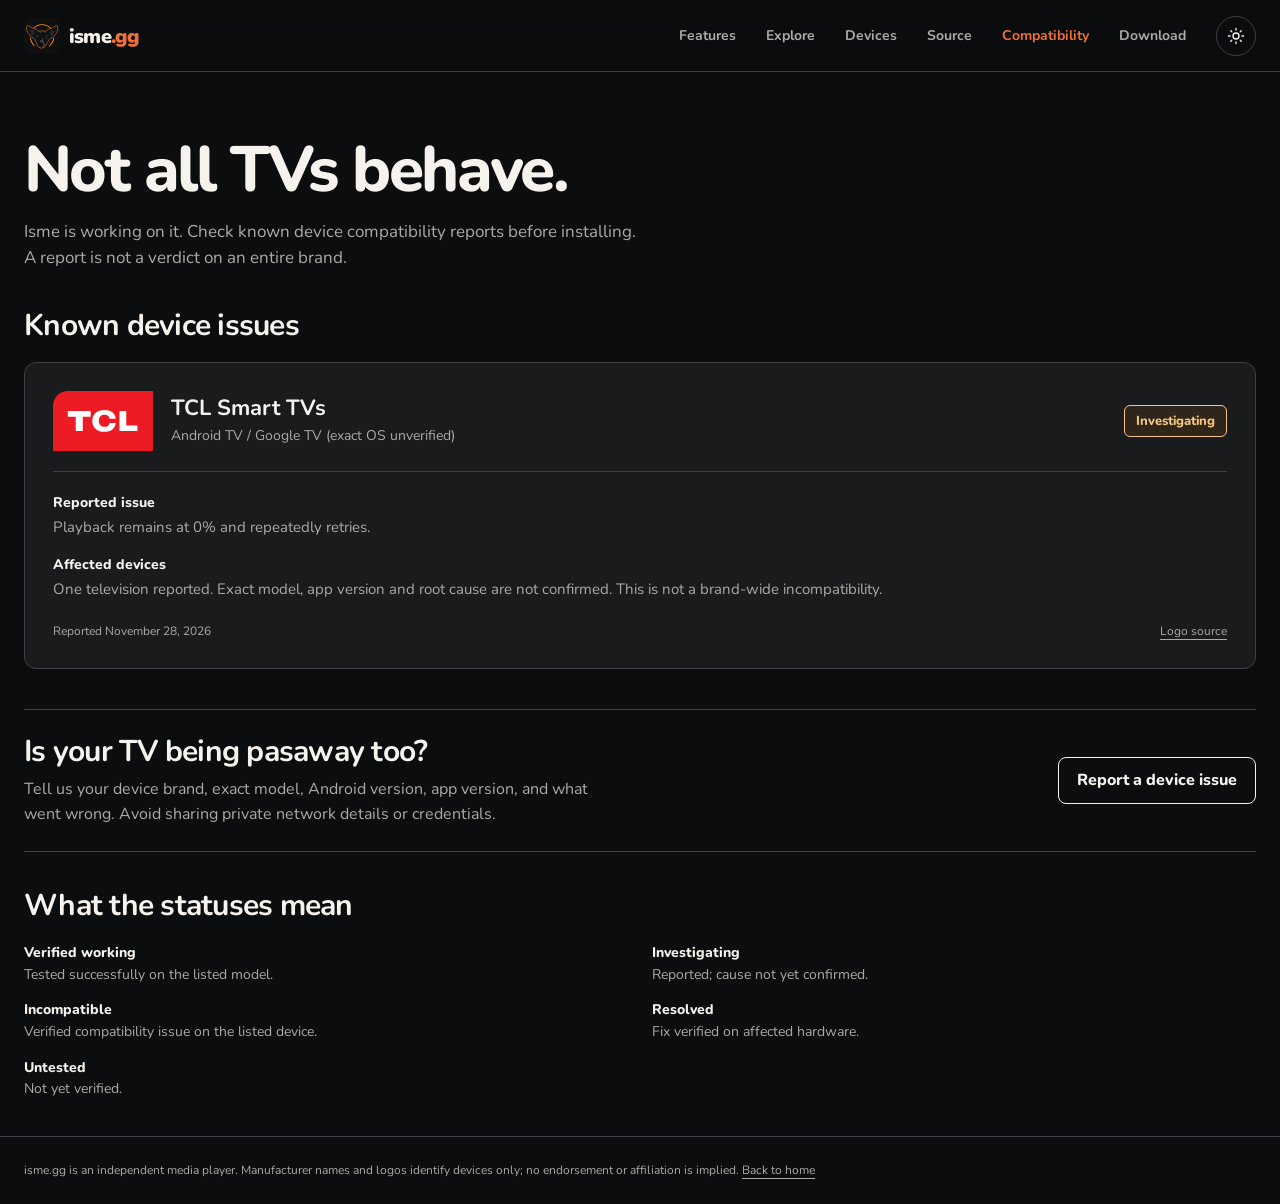
<file: web/compatibility/index.html>
<!doctype html>
<html lang="en-PH" data-theme="dark">
<head>
<meta charset="utf-8">
<meta name="viewport" content="width=device-width,initial-scale=1">
<meta name="color-scheme" content="dark light">
<meta name="theme-color" content="#0c0d0e">
<meta name="description" content="Known isme.gg device compatibility issues, affected TV models, and how to report a playback problem.">
<link rel="canonical" href="https://bastilavarias.github.io/isme.gg/compatibility/">
<title>Device compatibility | isme.gg</title>
<link rel="icon" type="image/svg+xml" href="../assets/isme-orbital.svg">
<script>try{const t=localStorage.getItem('isme-web-theme');if(t==='light'||t==='dark')document.documentElement.dataset.theme=t}catch{}</script>
<style>
/* Hallmark v2 | existing isme.gg visual system | component: device compatibility registry */
/* Critique: prioritize the reported issue and scope; no implied brand-wide failure. */
@font-face{font-family:Nunito;src:url('../assets/fonts/nunito-latin.woff2') format('woff2');font-weight:200 1000;font-display:swap}
:root{color-scheme:dark;--bg:#0c0d0e;--fg:#f6f3ef;--muted:#acaaa8;--surface:#191b1d;--rule:#3d4046;--ember:#ef7037;--ring:#f6f2eb;--clear:transparent;--warning:#f5c47e;--warning-bg:#30251b;--success:#a3d9b2;--danger:#f5a4a4;--info:#a9c9f3;--font:Nunito,system-ui,sans-serif}
:root[data-theme=light]{color-scheme:light;--bg:#f3f0e8;--fg:#242321;--muted:#625d55;--surface:#e9e4da;--rule:#cec5b6;--ember:#a9421a;--ring:#a24b25;--warning:#754b16;--warning-bg:#f2dfba;--success:#24633b;--danger:#982d32;--info:#285990}
*{box-sizing:border-box}html,body{margin:0;overflow-x:clip}body{font:400 16px/1.55 var(--font);color:var(--fg);background:var(--bg)}a{color:inherit;text-underline-offset:4px}button{font:inherit;color:inherit;cursor:pointer}a:focus-visible,button:focus-visible{outline:2px solid var(--ring);outline-offset:4px}h1,h2,h3,p,dl,dd{margin:0;overflow-wrap:break-word;min-width:0}p,dd{color:var(--muted)}h1{font-size:clamp(36px,5.8vw,64px);line-height:1.08;letter-spacing:-.04em;font-weight:800}h2{font-size:clamp(23px,3vw,30px);line-height:1.2;letter-spacing:-.025em}h3{font-size:22px;line-height:1.2}
header{border-bottom:1px solid var(--rule)}nav{display:flex;align-items:center;gap:22px;min-height:72px;font-size:14px;font-weight:700}nav a{text-decoration:none;color:var(--muted)}nav a[aria-current]{color:var(--ember)}.brand{display:flex;align-items:center;gap:9px;margin-right:auto;font-size:20px;color:var(--fg)}.brand-icon svg{width:36px;height:36px;display:block}.theme-toggle{display:grid;place-items:center;width:40px;height:40px;background:var(--clear);border:1px solid var(--rule);border-radius:50%;padding:0;flex:none}.icon{width:18px;height:18px;fill:none;stroke:currentColor;stroke-width:1.8;stroke-linecap:round;stroke-linejoin:round}.theme-toggle .moon,:root[data-theme=light] .theme-toggle .sun{display:none}:root[data-theme=light] .theme-toggle .moon{display:block}.theme-toggle:hover{color:var(--ember)}
.intro{padding-block:64px 36px}.intro p{max-width:620px;margin-top:14px;font-size:17px}.registry{padding-bottom:40px}.registry>h2{margin-bottom:18px}.entries{display:grid;gap:18px}.device{border:1px solid var(--rule);border-radius:12px;background:var(--surface);padding:clamp(18px,3vw,28px)}.device-head{display:flex;align-items:center;gap:18px;flex-wrap:wrap;padding-bottom:20px;border-bottom:1px solid var(--rule)}.logo{display:block;width:100px;height:60px;object-fit:contain}.identity{flex:1 1 190px;min-width:0}.identity p{font-size:14px;margin-top:4px}.status{font-weight:800;font-size:13px;padding:5px 11px;border:1px solid currentColor;border-radius:6px;white-space:nowrap}.status[data-status=investigating]{color:var(--warning);background:var(--warning-bg)}.status[data-status=working]{color:var(--success)}.status[data-status=incompatible]{color:var(--danger)}.status[data-status=resolved]{color:var(--info)}.status[data-status=untested]{color:var(--muted)}.device dl{display:grid;gap:14px;margin-block:20px}.device dt{font-size:14px;font-weight:800}.device dd{margin-top:3px;font-size:15px}.meta{display:flex;flex-wrap:wrap;justify-content:space-between;gap:8px;font-size:12px;color:var(--muted)}.report{display:flex;align-items:center;justify-content:space-between;gap:20px;padding:24px 0;border-top:1px solid var(--rule);border-bottom:1px solid var(--rule)}.report p{margin-top:7px;max-width:570px}.btn{display:inline-flex;min-height:46px;align-items:center;justify-content:center;border:1px solid var(--ring);border-radius:8px;padding:10px 18px;font-weight:800;text-decoration:none;white-space:nowrap}.btn:hover{border-color:var(--ember);color:var(--ember)}.legend{padding-block:36px}.legend dl{display:grid;grid-template-columns:repeat(2,minmax(0,1fr));gap:14px 24px;margin-top:18px}.legend dt{font-size:14px;font-weight:800}.legend dd{font-size:14px}footer{border-top:1px solid var(--rule);padding-block:24px;color:var(--muted);font-size:12px}
@media(max-width:600px){.wrap{padding-inline:18px}nav{gap:12px;min-height:62px;font-size:13px}.brand{font-size:18px}.brand-icon svg{width:30px;height:30px}.intro{padding-block:42px 28px}.report{align-items:flex-start;flex-direction:column}.legend dl{grid-template-columns:minmax(0,1fr)}.device-head{gap:12px}.logo{width:80px;height:48px}.status{white-space:normal}}
@media(prefers-reduced-motion:reduce){*,*::before,*::after{animation:none!important;transition:none!important}}
.brand-icon img{display:block;width:36px;height:36px}.brand b{font-weight:900}.brand b span{color:var(--ember)}@media(max-width:600px){.brand-icon img{width:30px;height:30px}}
</style>
<link rel="stylesheet" href="../assets/layout.css">
</head>
<body>
<header class="site-header"><nav class="wrap site-nav" aria-label="Main navigation"><a class="brand" href="../" aria-label="isme.gg home"><span class="brand-icon"><img src="../assets/isme-orbital.svg" alt="" width="36" height="36"></span><b>isme<span>.gg</span></b></a><div class="nav-links"><a href="../#features">Features</a><a href="../#watch">Explore</a><a href="../#devices">Devices</a><a href="../#source">Source</a><a href="./" aria-current="page">Compatibility</a><a href="../#download">Download</a></div><button class="theme-toggle" id="theme-toggle" aria-label="Switch to light mode" type="button" aria-pressed="false"><svg class="icon sun" viewBox="0 0 24 24" aria-hidden="true"><circle cx="12" cy="12" r="4"/><path d="M12 2v2m0 16v2M2 12h2m16 0h2M5 5l1.5 1.5m11 11L19 19M5 19l1.5-1.5m11-11L19 5"/></svg><svg class="icon moon" viewBox="0 0 24 24" aria-hidden="true"><path d="M20.9 13.4A9 9 0 1 1 10.6 3.1a7 7 0 0 0 10.3 10.3Z"/></svg></button></nav></header>
<main class="wrap">
<section class="intro"><h1>Not all TVs behave.</h1><p>Isme is working on it. Check known device compatibility reports before installing. A report is not a verdict on an entire brand.</p></section>
<section class="registry" aria-labelledby="issues"><h2 id="issues">Known device issues</h2>
<div class="entries" id="entries">
<article class="device"><div class="device-head"><img class="logo" src="../assets/brands/tcl.svg" alt="TCL logo" width="100" height="60"><div class="identity"><h3>TCL Smart TVs</h3><p>Android TV / Google TV (exact OS unverified)</p></div><span class="status" data-status="investigating">Investigating</span></div><dl><div><dt>Reported issue</dt><dd>Playback remains at 0% and repeatedly retries.</dd></div><div><dt>Affected devices</dt><dd>One television reported. Exact model, app version and root cause are not confirmed. This is not a brand-wide incompatibility.</dd></div></dl><div class="meta"><time datetime="2026-11-28">Reported November 28, 2026</time><a href="https://commons.wikimedia.org/wiki/File:Logo_of_the_TCL_Corporation.svg">Logo source</a></div></article>
</div></section>
<section class="report"><div><h2>Is your TV being pasaway too?</h2><p>Tell us your device brand, exact model, Android version, app version, and what went wrong. Avoid sharing private network details or credentials.</p></div><a class="btn" href="https://github.com/bastilavarias/isme.gg/issues/new">Report a device issue</a></section>
<section class="legend"><h2>What the statuses mean</h2><dl><div><dt>Verified working</dt><dd>Tested successfully on the listed model.</dd></div><div><dt>Investigating</dt><dd>Reported; cause not yet confirmed.</dd></div><div><dt>Incompatible</dt><dd>Verified compatibility issue on the listed device.</dd></div><div><dt>Resolved</dt><dd>Fix verified on affected hardware.</dd></div><div><dt>Untested</dt><dd>Not yet verified.</dd></div></dl></section>
</main>
<footer class="wrap">isme.gg is an independent media player. Manufacturer names and logos identify devices only; no endorsement or affiliation is implied. <a href="../">Back to home</a></footer>
<script src="../assets/compatibility.js" defer></script>
</body>
</html>
</file>
<file: web/assets/layout.css>
/* Hallmark v2 | shared site chrome | existing isme.gg design */
/* Critique: one centered grid and navigation geometry across routes. */
:root{--site-width:1280px;--site-gutter:24px;--header-height:72px;--brand-accent:#ef7037}
:root[data-theme=light]{--brand-accent:#a9421a}
@font-face{font-family:Nunito;src:url('fonts/nunito-latin.woff2') format('woff2');font-weight:200 1000;font-display:swap}
.wrap{box-sizing:border-box;width:100%;max-width:var(--site-width);margin-inline:auto;padding-inline:var(--site-gutter)}
.site-header{height:var(--header-height);position:sticky;top:0;z-index:50;backdrop-filter:blur(14px);background:color-mix(in srgb,var(--bg) 85%,transparent);border-bottom:1px solid var(--rule)}
.site-nav{height:100%;display:flex;align-items:center;gap:30px;font-size:14px;font-weight:700}
.brand{display:flex;align-items:center;gap:9px;font-size:20px;letter-spacing:-.04em;margin-right:auto;color:var(--fg);text-decoration:none;white-space:nowrap;flex-shrink:0}
.brand-icon{display:inline-flex;flex:none}.brand-icon img{display:block;width:36px;height:36px}.brand b{font-weight:900}.brand b span{color:var(--brand-accent)}
.nav-links{display:flex;align-items:center;gap:30px;min-width:0}
.site-nav .nav-links a{color:var(--muted);text-decoration:none;white-space:nowrap}
.site-nav .nav-links a:hover{color:var(--fg)}.site-nav .nav-links a[aria-current=page]{color:var(--brand-accent)}
.theme-toggle{display:grid;place-items:center;width:40px;height:40px;border:1px solid var(--rule);border-radius:50%;background:transparent;padding:0;flex:none}
.theme-toggle .icon{width:18px;height:18px;fill:none;stroke:currentColor;stroke-width:1.8;stroke-linecap:round;stroke-linejoin:round}
.theme-toggle .moon,:root[data-theme=light] .theme-toggle .sun{display:none}:root[data-theme=light] .theme-toggle .moon{display:block}
.theme-toggle:hover{color:var(--brand-accent)}
.site-nav a:focus-visible,.theme-toggle:focus-visible{outline:2px solid var(--ring);outline-offset:4px}
main [id]{scroll-margin-top:calc(var(--header-height) + 12px)}
@media(max-width:1000px){.site-nav,.nav-links{gap:18px}}
@media(max-width:780px){:root{--header-height:108px;--site-gutter:18px}.site-nav{display:grid;grid-template-columns:minmax(0,1fr) auto;grid-template-rows:54px 1fr;gap:0;align-items:center;padding-block:0 6px}.site-nav .brand{grid-column:1;grid-row:1;font-size:18px;gap:6px}.brand-icon img{width:30px;height:30px}.theme-toggle{grid-column:2;grid-row:1;width:36px;height:36px}.nav-links{grid-column:1/-1;grid-row:2;gap:6px 18px;flex-wrap:wrap;align-content:center;font-size:12px}.site-nav .nav-links a{line-height:19px}}
@media(max-width:360px){.nav-links{column-gap:12px}}
</file>
